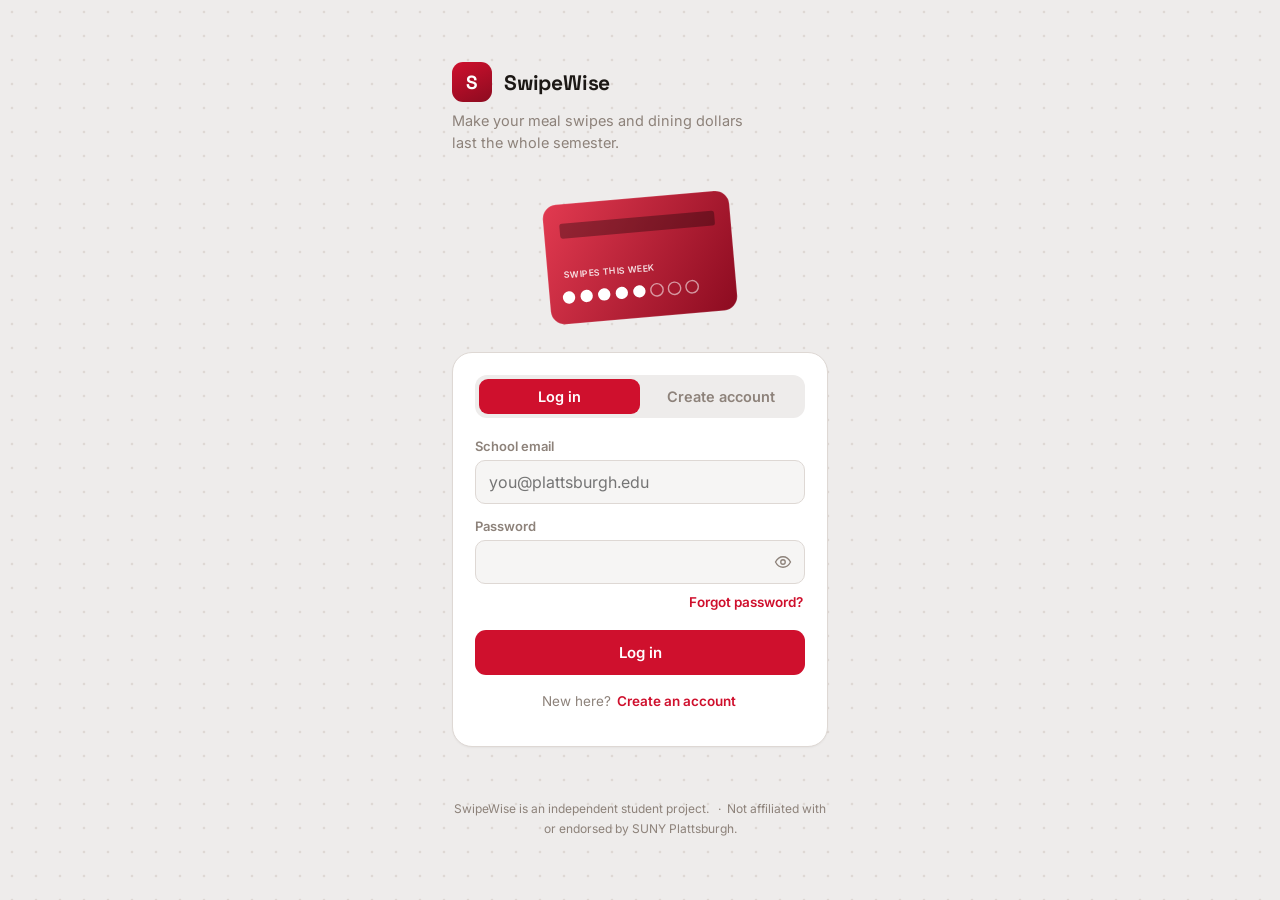
<file: index.html>
<!DOCTYPE html>
<html lang="en">
<head>
<meta charset="UTF-8">
<meta name="viewport" content="width=device-width, initial-scale=1, viewport-fit=cover">
<meta name="theme-color" content="#CF102D">
<title>SwipeWise — Log in</title>
<link rel="preconnect" href="https://fonts.googleapis.com">
<link rel="preconnect" href="https://fonts.gstatic.com" crossorigin>
<link href="https://fonts.googleapis.com/css2?family=Space+Grotesk:wght@500;600;700&family=Inter:wght@400;500;600&display=swap" rel="stylesheet">
<link rel="stylesheet" href="styles.css">
</head>
<body>
<div class="page">

  <div class="brand">
    <div class="brand-mark" aria-hidden="true">S</div>
    <span class="brand-name">SwipeWise</span>
  </div>
  <p class="tagline">Make your meal swipes and dining dollars last the whole semester.</p>

  <div class="illustration" aria-hidden="true">
    <svg viewBox="0 0 260 170">
      <g transform="rotate(-5 130 88)">
        <rect x="24" y="20" width="212" height="136" rx="16" fill="url(#cardGrad)"/>
        <rect x="24" y="20" width="212" height="136" rx="16" fill="none" stroke="rgba(255,255,255,0.18)"/>
        <rect x="42" y="42" width="176" height="17" rx="3" fill="rgba(0,0,0,0.32)"/>
        <text x="42" y="104" fill="rgba(255,255,255,0.85)" font-family="Inter, sans-serif" font-size="10" font-weight="600" letter-spacing="0.5">SWIPES THIS WEEK</text>
        <g>
          <circle cx="46" cy="126" r="7" fill="#fff"/>
          <circle cx="66" cy="126" r="7" fill="#fff"/>
          <circle cx="86" cy="126" r="7" fill="#fff"/>
          <circle cx="106" cy="126" r="7" fill="#fff"/>
          <circle cx="126" cy="126" r="7" fill="#fff"/>
          <circle cx="146" cy="126" r="7" fill="none" stroke="rgba(255,255,255,0.55)" stroke-width="1.6"/>
          <circle cx="166" cy="126" r="7" fill="none" stroke="rgba(255,255,255,0.55)" stroke-width="1.6"/>
          <circle cx="186" cy="126" r="7" fill="none" stroke="rgba(255,255,255,0.55)" stroke-width="1.6"/>
        </g>
      </g>
      <defs>
        <linearGradient id="cardGrad" x1="24" y1="20" x2="236" y2="156" gradientUnits="userSpaceOnUse">
          <stop stop-color="#E23A50"/>
          <stop offset="1" stop-color="#8C0B20"/>
        </linearGradient>
      </defs>
    </svg>
    <div class="card-shine"></div>
  </div>

  <div class="authcard">
    <div class="tabs" role="tablist" aria-label="Choose login or create account">
      <button class="tab" id="tab-login" role="tab" aria-selected="true" aria-controls="form-login">Log in</button>
      <button class="tab" id="tab-signup" role="tab" aria-selected="false" aria-controls="form-signup">Create account</button>
    </div>

    <form id="form-login" class="active" novalidate>
      <div class="field">
        <label for="login-email">School email</label>
        <input id="login-email" type="email" autocomplete="email" placeholder="you@plattsburgh.edu" required>
      </div>
      <div class="field">
        <label for="login-password">Password</label>
        <div class="input-wrap">
          <input id="login-password" class="has-toggle" type="password" autocomplete="current-password" required>
          <button type="button" class="pw-toggle" data-target="login-password" aria-label="Show password" aria-pressed="false">
            <svg viewBox="0 0 24 24" fill="none" stroke="currentColor" stroke-width="1.8"><path d="M2 12s3.6-7 10-7 10 7 10 7-3.6 7-10 7-10-7-10-7Z"/><circle cx="12" cy="12" r="3"/></svg>
          </button>
        </div>
      </div>
      <div class="row-between">
        <button type="button" class="link-btn" id="forgot-link">Forgot password?</button>
      </div>
      <button type="submit" class="submit">Log in</button>
      <p class="helper-note" id="note-login">This is a design preview — logging in isn't connected to an account system yet.</p>
    </form>

    <form id="form-signup" novalidate>
      <div class="field">
        <label for="signup-name">Name</label>
        <input id="signup-name" type="text" autocomplete="name" required>
      </div>
      <div class="field">
        <label for="signup-email">School email</label>
        <input id="signup-email" type="email" autocomplete="email" placeholder="you@plattsburgh.edu" required>
      </div>
      <div class="field">
        <label for="signup-password">Password</label>
        <div class="input-wrap">
          <input id="signup-password" class="has-toggle" type="password" autocomplete="new-password" required>
          <button type="button" class="pw-toggle" data-target="signup-password" aria-label="Show password" aria-pressed="false">
            <svg viewBox="0 0 24 24" fill="none" stroke="currentColor" stroke-width="1.8"><path d="M2 12s3.6-7 10-7 10 7 10 7-3.6 7-10 7-10-7-10-7Z"/><circle cx="12" cy="12" r="3"/></svg>
          </button>
        </div>
      </div>
      <div class="field">
        <label for="signup-confirm">Confirm password</label>
        <input id="signup-confirm" type="password" autocomplete="new-password" required>
      </div>
      <button type="submit" class="submit">Create account</button>
      <p class="helper-note" id="note-signup">This is a design preview — account creation isn't wired to a backend yet.</p>
    </form>

    <p class="switch-row" id="switch-row">New here? <button type="button" class="link-btn" id="switch-btn">Create an account</button></p>
  </div>

  <footer>
    SwipeWise is an independent student project.
    <span class="dot">·</span>Not affiliated with or endorsed by SUNY Plattsburgh.
  </footer>

</div>

<script src="script.js"></script>
</body>
</html>
</file>
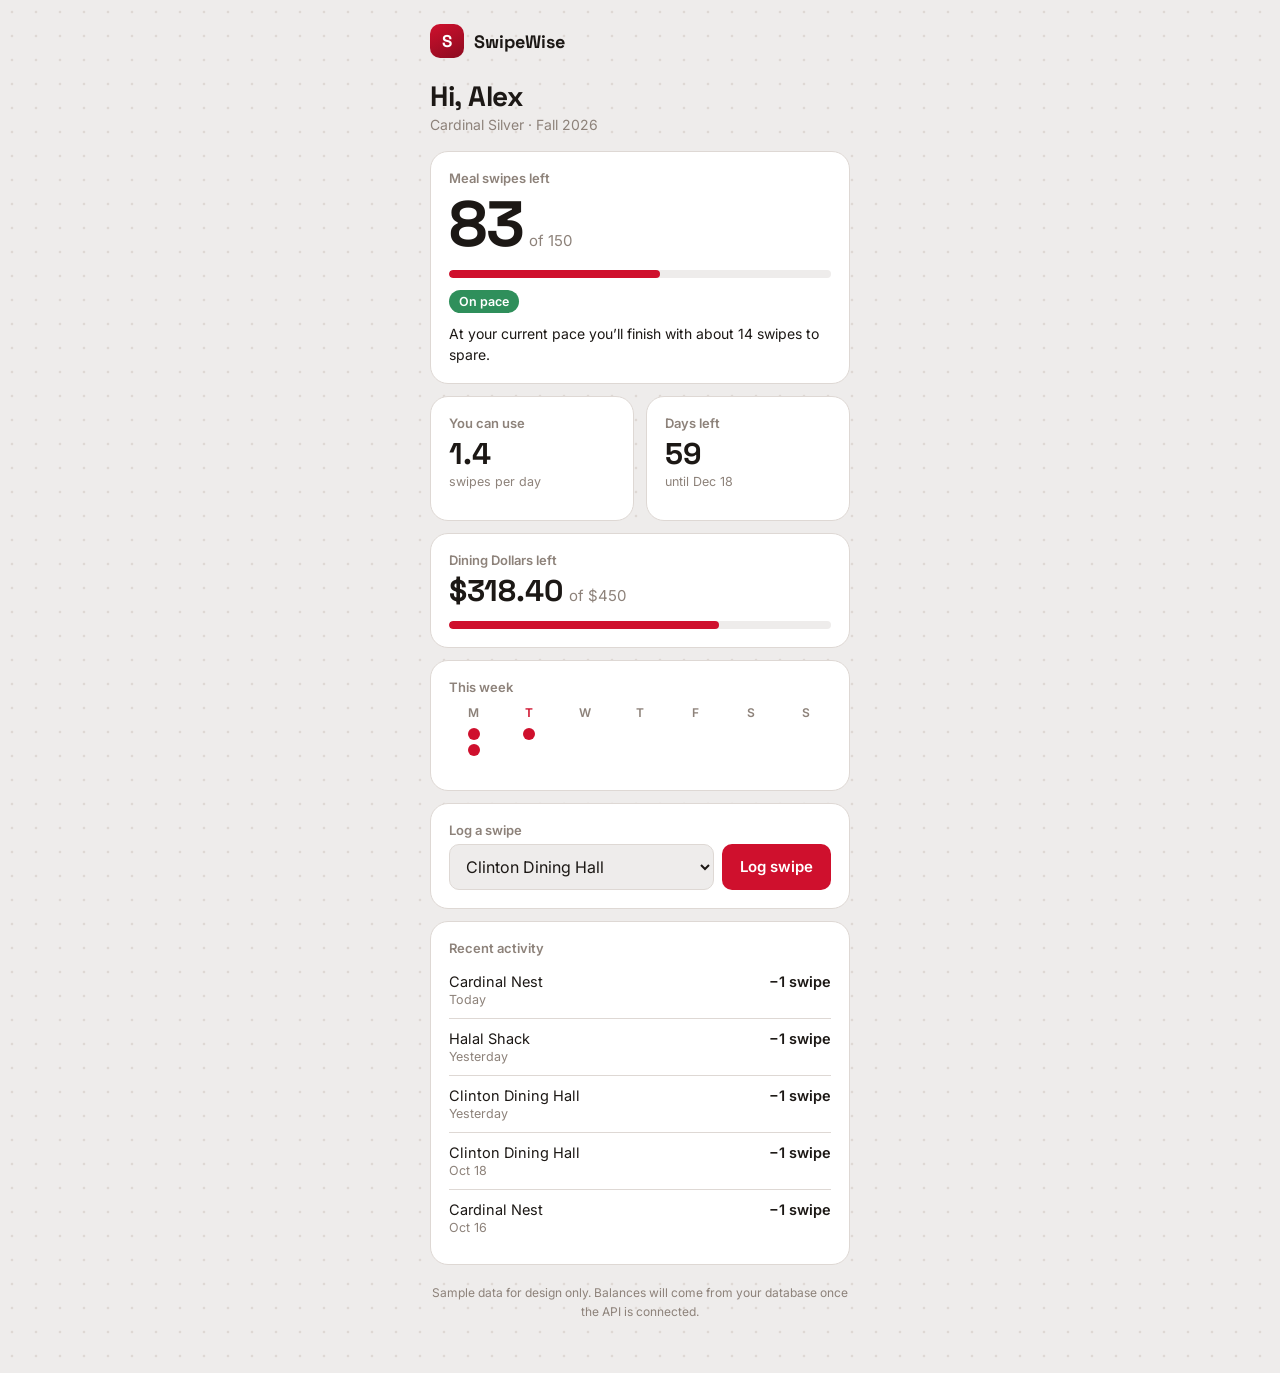
<file: home/home.html>
<!DOCTYPE html>
<html lang="en">
<head>
<meta charset="UTF-8">
<meta name="viewport" content="width=device-width, initial-scale=1, viewport-fit=cover">
<meta name="theme-color" content="#CF102D">
<title>SwipeWise — Home</title>
<link rel="preconnect" href="https://fonts.googleapis.com">
<link rel="preconnect" href="https://fonts.gstatic.com" crossorigin>
<link href="https://fonts.googleapis.com/css2?family=Space+Grotesk:wght@500;600;700&family=Inter:wght@400;500;600&display=swap" rel="stylesheet">
<link rel="stylesheet" href="home.css">
</head>
<body>
<div class="page">
  <div class="top"><div class="mark" aria-hidden="true">S</div><span class="name">SwipeWise</span></div>
  <h1 id="hello"></h1>
  <p class="sub" id="planline"></p>

  <section class="card">
    <p class="label">Meal swipes left</p>
    <div><span class="big" id="left">0</span><span class="of" id="of"></span></div>
    <div class="bar"><div class="fill" id="fill"></div></div>
    <span class="pill" id="pill"></span>
    <p class="msg" id="msg"></p>
  </section>

  <div class="two">
    <section class="card"><p class="label">You can use</p><div class="num" id="allow">0</div><p class="note">swipes per day</p></section>
    <section class="card"><p class="label">Days left</p><div class="num" id="days">0</div><p class="note" id="endnote"></p></section>
  </div>

  <section class="card" style="margin-top:12px">
    <p class="label">Dining Dollars left</p>
    <div><span class="num" id="dd"></span><span class="of" id="ddof"></span></div>
    <div class="bar" style="margin-bottom:0"><div class="fill" id="ddfill"></div></div>
  </section>

  <section class="card">
    <p class="label">This week</p>
    <div class="week" id="week"></div>
  </section>

  <section class="card">
    <p class="label">Log a swipe</p>
    <div class="log"><select id="venue" aria-label="Venue"></select><button id="add" type="button">Log swipe</button></div>
  </section>

  <section class="card">
    <p class="label">Recent activity</p>
    <ul id="activity"></ul>
  </section>

  <p class="foot" id="foot">Sample data for design only. Balances will come from your database once the API is connected.</p>
</div>

<script src="home.js"></script>
</body>
</html>
</file>
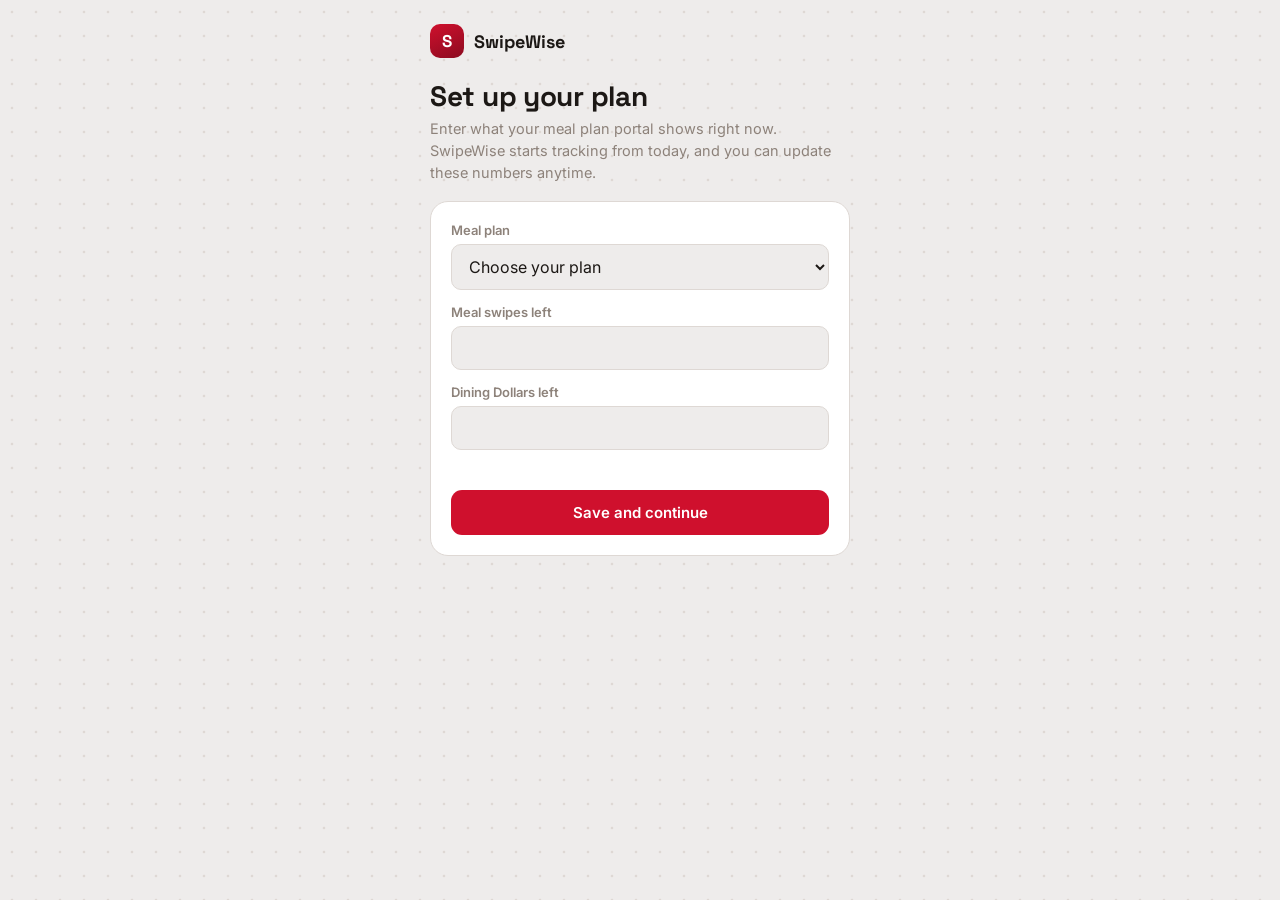
<file: onboarding/setup.html>
<!DOCTYPE html>
<html lang="en">
<head>
<meta charset="UTF-8">
<meta name="viewport" content="width=device-width, initial-scale=1, viewport-fit=cover">
<meta name="theme-color" content="#CF102D">
<title>SwipeWise — Set up your plan</title>
<link rel="preconnect" href="https://fonts.googleapis.com">
<link rel="preconnect" href="https://fonts.gstatic.com" crossorigin>
<link href="https://fonts.googleapis.com/css2?family=Space+Grotesk:wght@500;600;700&family=Inter:wght@400;500;600&display=swap" rel="stylesheet">
<link rel="stylesheet" href="setup.css">
</head>
<body>
<div class="page">
  <div class="top"><div class="mark" aria-hidden="true">S</div><span class="name">SwipeWise</span></div>
  <h1>Set up your plan</h1>
  <p class="sub">Enter what your meal plan portal shows right now. SwipeWise starts tracking from today, and you can update these numbers anytime.</p>

  <form class="card" id="form" novalidate>
    <div class="field">
      <label for="plan">Meal plan</label>
      <select id="plan" required><option value="">Choose your plan</option></select>
    </div>
    <p class="info hidden" id="info"></p>

    <div class="field" id="swipeWrap">
      <label for="swipes" id="swipeLabel">Meal swipes left</label>
      <input id="swipes" type="number" inputmode="numeric" min="0" step="1">
    </div>
    <div class="field">
      <label for="dollars">Dining Dollars left</label>
      <input id="dollars" type="number" inputmode="decimal" min="0" step="0.01">
    </div>
    <div class="field hidden" id="cashWrap">
      <label for="cash">Cardinal Cash left</label>
      <input id="cash" type="number" inputmode="decimal" min="0" step="0.01">
    </div>
    <div class="field hidden" id="guestWrap">
      <label for="guests">Guest passes left</label>
      <input id="guests" type="number" inputmode="numeric" min="0" step="1">
    </div>
    <!--<div class="field">
      <label for="end">Last day of the semester</label>
      <input id="end" type="date" required>
      <span class="help">Check the academic calendar. This sets how many days your balance has to last.</span>
    </div>-->

    <p class="err" id="err" role="alert"></p>
    <button class="go" type="submit">Save and continue</button>
  </form>

  <section class="card hidden" id="done">
    <h1 style="font-size:24px">You’re all set</h1>
    <p class="sub" style="margin-bottom:0">Here’s what SwipeWise will track.</p>
    <dl id="summary"></dl>
    <a class="go" href="home.html" style="display:block;text-align:center;text-decoration:none">Go to my home screen</a>
    <button class="alt" id="edit" type="button">Edit these numbers</button>
  </section>
</div>

<script src="setup.js"></script>
</body>
</html>
</file>
<file: styles.css>
:root{
    --red:#CF102D;
    --red-deep:#8C0B20;
    --ink:#1C1815;
    --paper:#EEECEB;
    --card-bg:#FFFFFF;
    --muted:#8D827A;
    --border:#DED8D4;
    --focus-ring: rgba(207,16,45,0.28);
    box-sizing:border-box;
    padding-top: env(safe-area-inset-top, 0px);
    padding-bottom: env(safe-area-inset-bottom, 0px);
  }
  @media (prefers-color-scheme: dark){
    :root:not([data-theme="light"]){
      --red:#E8394F;
      --red-deep:#C21A34;
      --ink:#F3EEEC;
      --paper:#161210;
      --card-bg:#221C19;
      --muted:#B9ADA6;
      --border:#3A312C;
      --focus-ring: rgba(232,57,79,0.35);
    }
  }
  :root[data-theme="dark"]{
    --red:#E8394F; --red-deep:#C21A34; --ink:#F3EEEC; --paper:#161210;
    --card-bg:#221C19; --muted:#B9ADA6; --border:#3A312C;
    --focus-ring: rgba(232,57,79,0.35);
  }
  html{ scroll-padding-top: env(safe-area-inset-top, 0px); height:100%; }
  *,*::before,*::after{ box-sizing:border-box; }
  body{
    margin:0; min-height:100%; height:100%;
    background:var(--paper);
    color:var(--ink);
    font-family:'Inter',-apple-system,BlinkMacSystemFont,'Segoe UI',sans-serif;
    background-image: radial-gradient(circle, var(--border) 1px, transparent 1.7px);
    background-size: 24px 24px;
    -webkit-font-smoothing:antialiased;
  }
  .page{
    max-width:420px; margin:0 auto;
    min-height:100dvh;
    display:flex; flex-direction:column;
    padding: max(28px, env(safe-area-inset-top,0px)) 22px max(28px, env(safe-area-inset-bottom,0px));
  }
  .brand{ display:flex; align-items:center; gap:12px; margin-bottom:6px; }
  .brand-mark{
    width:40px; height:40px; border-radius:11px;
    background: linear-gradient(155deg, var(--red), var(--red-deep));
    display:flex; align-items:center; justify-content:center;
    flex:none;
    color:#fff; font-family:'Space Grotesk',Arial,sans-serif;
    font-weight:700; font-size:19px; line-height:1;
  }
  .brand-name{
    font-family:'Space Grotesk',Arial,sans-serif;
    font-weight:700; font-size:21px; letter-spacing:-0.01em;
  }
  .tagline{
    color:var(--muted); font-size:14.5px; line-height:1.5;
    margin: 2px 0 26px; max-width:34ch;
  }

  .illustration{
    position:relative; height:150px; margin-bottom:22px;
    display:flex; align-items:center; justify-content:center;
    overflow:hidden;
  }
  .illustration svg{ width:230px; height:150px; overflow:visible; }
  .card-shine{
    position:absolute; top:0; left:0; width:70px; height:100%;
    background:linear-gradient(100deg, transparent, rgba(255,255,255,0.55), transparent);
    transform: translateX(-160px) rotate(0deg);
    pointer-events:none;
  }
  @media (prefers-reduced-motion:no-preference){
    .card-shine{ animation: shine 1.6s ease 0.5s 1 both; }
  }
  @keyframes shine{
    0%{ transform:translateX(-160px); opacity:0; }
    15%{ opacity:1; }
    60%{ opacity:1; }
    100%{ transform:translateX(300px); opacity:0; }
  }

  .authcard{
    background:var(--card-bg);
    border:1px solid var(--border);
    border-radius:20px;
    padding:22px;
    box-shadow: 0 1px 2px rgba(0,0,0,0.04);
  }

  .tabs{
    display:flex; background:var(--paper); border-radius:12px; padding:4px;
    margin-bottom:20px; position:relative;
  }
  .tab{
    flex:1; border:0; background:transparent; padding:9px 0;
    font-family:'Inter',sans-serif; font-size:14.5px; font-weight:600;
    color:var(--muted); border-radius:9px; cursor:pointer;
    transition: color .15s ease;
  }
  .tab[aria-selected="true"]{
    background:var(--red); color:#fff;
  }

  form{ display:none; flex-direction:column; gap:14px; }
  form.active{ display:flex; }

  .field{ display:flex; flex-direction:column; gap:6px; }
  .field label{ font-size:13px; font-weight:600; color:var(--muted); }
  .input-wrap{ position:relative; display:flex; align-items:center; }
  .field input{
    width:100%; font-size:16px; font-family:'Inter',sans-serif;
    padding:11px 13px; border-radius:10px; border:1px solid var(--border);
    background:var(--paper); color:var(--ink);
  }
  :root[data-theme="dark"] .field input, .field input{ background: var(--card-bg); }
  .field input{ background: color-mix(in srgb, var(--paper) 55%, var(--card-bg)); }
  .field input:focus{
    outline:none; border-color:var(--red);
    box-shadow:0 0 0 4px var(--focus-ring);
  }
  .field input.has-toggle{ padding-right:42px; }
  .pw-toggle{
    position:absolute; right:6px; background:none; border:0; padding:7px;
    cursor:pointer; color:var(--muted); display:flex; border-radius:8px;
  }
  .pw-toggle:focus-visible, .tab:focus-visible, .submit:focus-visible, .link-btn:focus-visible{
    outline:2px solid var(--red); outline-offset:2px;
  }
  .pw-toggle svg{ width:18px; height:18px; }

  .row-between{ display:flex; justify-content:flex-end; margin-top:-6px; }
  .link-btn{
    background:none; border:0; color:var(--red); font-size:13.5px;
    font-family:'Inter',sans-serif; font-weight:600; cursor:pointer; padding:2px;
  }

  .submit{
    margin-top:4px; width:100%; border:0; border-radius:11px;
    background:var(--red); color:#fff; font-family:'Inter',sans-serif;
    font-weight:600; font-size:15px; padding:13px 0; cursor:pointer;
    transition: background .15s ease;
  }
  .submit:hover{ background:var(--red-deep); }

  .helper-note{
    margin-top:12px; font-size:13px; line-height:1.5; color:var(--muted);
    background:var(--paper); border:1px dashed var(--border);
    border-radius:10px; padding:10px 12px; display:none;
  }
  .helper-note.show{ display:block; }
  @media (prefers-reduced-motion:no-preference){
    .helper-note.show{ animation: fadein .25s ease both; }
  }
  @keyframes fadein{ from{opacity:0; transform:translateY(-3px);} to{opacity:1; transform:none;} }

  .switch-row{
    text-align:center; margin-top:16px; font-size:13.5px; color:var(--muted);
  }

  footer{
    margin-top:auto; padding-top:26px; text-align:center;
    color:var(--muted); font-size:12px; line-height:1.6;
  }
  footer .dot{ margin:0 6px; }

  @media (min-width:460px){
    .page{ justify-content:center; }
    footer{ margin-top:26px; }
  }
</file>
<file: home/home.css>
:root{--red:#CF102D;--red-deep:#8C0B20;--ink:#1C1815;--paper:#EEECEB;--card:#FFFFFF;--muted:#8D827A;--border:#DED8D4;--ok:#2F8F5B;--warn:#B7791F;box-sizing:border-box;padding-top:env(safe-area-inset-top,0px);padding-bottom:env(safe-area-inset-bottom,0px)}
@media(prefers-color-scheme:dark){:root:not([data-theme="light"]){--red:#E8394F;--red-deep:#C21A34;--ink:#F3EEEC;--paper:#161210;--card:#221C19;--muted:#B9ADA6;--border:#3A312C;--ok:#4CC38A;--warn:#E0A63B}}
:root[data-theme="dark"]{--red:#E8394F;--red-deep:#C21A34;--ink:#F3EEEC;--paper:#161210;--card:#221C19;--muted:#B9ADA6;--border:#3A312C;--ok:#4CC38A;--warn:#E0A63B}
html{scroll-padding-top:env(safe-area-inset-top,0px)}
*,*::before,*::after{box-sizing:border-box}
body{margin:0;background:var(--paper);color:var(--ink);font-family:'Inter',-apple-system,BlinkMacSystemFont,'Segoe UI',sans-serif;-webkit-font-smoothing:antialiased;background-image:radial-gradient(circle,var(--border) 1px,transparent 1.7px);background-size:24px 24px}
.page{max-width:460px;margin:0 auto;padding:24px 20px 40px}
.top{display:flex;align-items:center;gap:10px;margin-bottom:22px}
.mark{width:34px;height:34px;border-radius:10px;background:linear-gradient(155deg,var(--red),var(--red-deep));color:#fff;display:flex;align-items:center;justify-content:center;font:700 17px/1 'Space Grotesk',Arial,sans-serif}
.name{font:700 18px 'Space Grotesk',Arial,sans-serif}
h1{font:700 28px/1.15 'Space Grotesk',Arial,sans-serif;margin:0 0 4px;letter-spacing:-.01em}
.sub{color:var(--muted);font-size:14px;margin:0 0 18px}
.card{background:var(--card);border:1px solid var(--border);border-radius:18px;padding:18px;margin-bottom:12px}
.label{font-size:13px;font-weight:600;color:var(--muted);margin:0 0 6px}
.big{font:700 64px/1 'Space Grotesk',Arial,sans-serif;letter-spacing:-.02em}
.of{color:var(--muted);font-size:15px;margin-left:6px}
.bar{height:8px;border-radius:99px;background:var(--paper);margin:14px 0 12px;overflow:hidden}
.fill{height:100%;border-radius:99px;background:var(--red);transition:width .35s ease}
.pill{display:inline-block;font-size:12.5px;font-weight:600;padding:4px 10px;border-radius:99px;color:#fff;background:var(--ok)}
.pill.warn{background:var(--warn)}.pill.hot{background:var(--red)}
.msg{font-size:14px;line-height:1.5;margin:10px 0 0}
.two{display:grid;grid-template-columns:1fr 1fr;gap:12px}
.two .card{margin:0}
.num{font:700 30px/1.1 'Space Grotesk',Arial,sans-serif}
.note{font-size:12.5px;color:var(--muted);margin-top:4px}
.week{display:grid;grid-template-columns:repeat(7,1fr);gap:6px;text-align:center;margin-top:10px}
.day{font-size:12px;color:var(--muted);font-weight:600}
.day.today{color:var(--red)}
.dots{min-height:44px;display:flex;flex-direction:column;align-items:center;justify-content:flex-start;gap:4px;margin-top:8px}
.dot{width:12px;height:12px;border-radius:50%;background:var(--red)}
.dot.empty{background:none;border:1.5px solid var(--border)}
.log{display:flex;gap:8px}
select{flex:1;min-width:0;font:16px 'Inter',sans-serif;padding:11px 12px;border-radius:10px;border:1px solid var(--border);background:var(--paper);color:var(--ink)}
button{font:600 15px 'Inter',sans-serif;border:0;border-radius:10px;background:var(--red);color:#fff;padding:0 18px;cursor:pointer}
button:hover{background:var(--red-deep)}button:disabled{opacity:.45;cursor:default}
select:focus-visible,button:focus-visible{outline:2px solid var(--red);outline-offset:2px}
ul{list-style:none;margin:0;padding:0}
li{display:flex;justify-content:space-between;gap:10px;padding:11px 0;border-top:1px solid var(--border);font-size:14.5px}
li:first-child{border-top:0}
li small{display:block;color:var(--muted);font-size:12.5px;margin-top:2px}
.neg{font-weight:600;white-space:nowrap}
.foot{text-align:center;color:var(--muted);font-size:12px;line-height:1.6;margin-top:18px}
</file>
<file: onboarding/setup.css>
:root{--red:#CF102D;--red-deep:#8C0B20;--ink:#1C1815;--paper:#EEECEB;--card:#FFFFFF;--muted:#8D827A;--border:#DED8D4;--ring:rgba(207,16,45,.28);box-sizing:border-box;padding-top:env(safe-area-inset-top,0px);padding-bottom:env(safe-area-inset-bottom,0px)}
@media(prefers-color-scheme:dark){:root:not([data-theme="light"]){--red:#E8394F;--red-deep:#C21A34;--ink:#F3EEEC;--paper:#161210;--card:#221C19;--muted:#B9ADA6;--border:#3A312C;--ring:rgba(232,57,79,.35)}}
:root[data-theme="dark"]{--red:#E8394F;--red-deep:#C21A34;--ink:#F3EEEC;--paper:#161210;--card:#221C19;--muted:#B9ADA6;--border:#3A312C;--ring:rgba(232,57,79,.35)}
html{scroll-padding-top:env(safe-area-inset-top,0px)}
*,*::before,*::after{box-sizing:border-box}
body{margin:0;background:var(--paper);color:var(--ink);font-family:'Inter',-apple-system,BlinkMacSystemFont,'Segoe UI',sans-serif;-webkit-font-smoothing:antialiased;background-image:radial-gradient(circle,var(--border) 1px,transparent 1.7px);background-size:24px 24px}
.page{max-width:460px;margin:0 auto;padding:24px 20px 40px}
.top{display:flex;align-items:center;gap:10px;margin-bottom:22px}
.mark{width:34px;height:34px;border-radius:10px;background:linear-gradient(155deg,var(--red),var(--red-deep));color:#fff;display:flex;align-items:center;justify-content:center;font:700 17px/1 'Space Grotesk',Arial,sans-serif}
.name{font:700 18px 'Space Grotesk',Arial,sans-serif}
h1{font:700 28px/1.15 'Space Grotesk',Arial,sans-serif;margin:0 0 6px;letter-spacing:-.01em}
.sub{color:var(--muted);font-size:14.5px;line-height:1.5;margin:0 0 18px}
.card{background:var(--card);border:1px solid var(--border);border-radius:18px;padding:20px}
.field{display:flex;flex-direction:column;gap:6px;margin-bottom:14px}
label{font-size:13px;font-weight:600;color:var(--muted)}
input,select{width:100%;font:16px 'Inter',sans-serif;padding:11px 13px;border-radius:10px;border:1px solid var(--border);background:var(--paper);color:var(--ink)}
input:focus,select:focus{outline:none;border-color:var(--red);box-shadow:0 0 0 4px var(--ring)}
.info{font-size:13.5px;line-height:1.55;color:var(--muted);background:var(--paper);border:1px dashed var(--border);border-radius:10px;padding:10px 12px;margin:-4px 0 14px}
.help{font-size:12.5px;color:var(--muted)}
.err{color:var(--red);font-size:13.5px;min-height:20px;margin:0 0 6px}
.go{width:100%;font:600 15px 'Inter',sans-serif;border:0;border-radius:11px;background:var(--red);color:#fff;padding:13px 0;cursor:pointer}
.go:hover{background:var(--red-deep)}
.go:focus-visible,.alt:focus-visible{outline:2px solid var(--red);outline-offset:2px}
.alt{display:block;text-align:center;margin-top:12px;font:600 14px 'Inter',sans-serif;color:var(--red);background:none;border:0;cursor:pointer;width:100%}
.hidden{display:none}
dl{margin:14px 0 18px;display:grid;grid-template-columns:auto 1fr;gap:8px 16px;font-size:14.5px}
dt{color:var(--muted)}dd{margin:0;font-weight:600;text-align:right}
</file>
